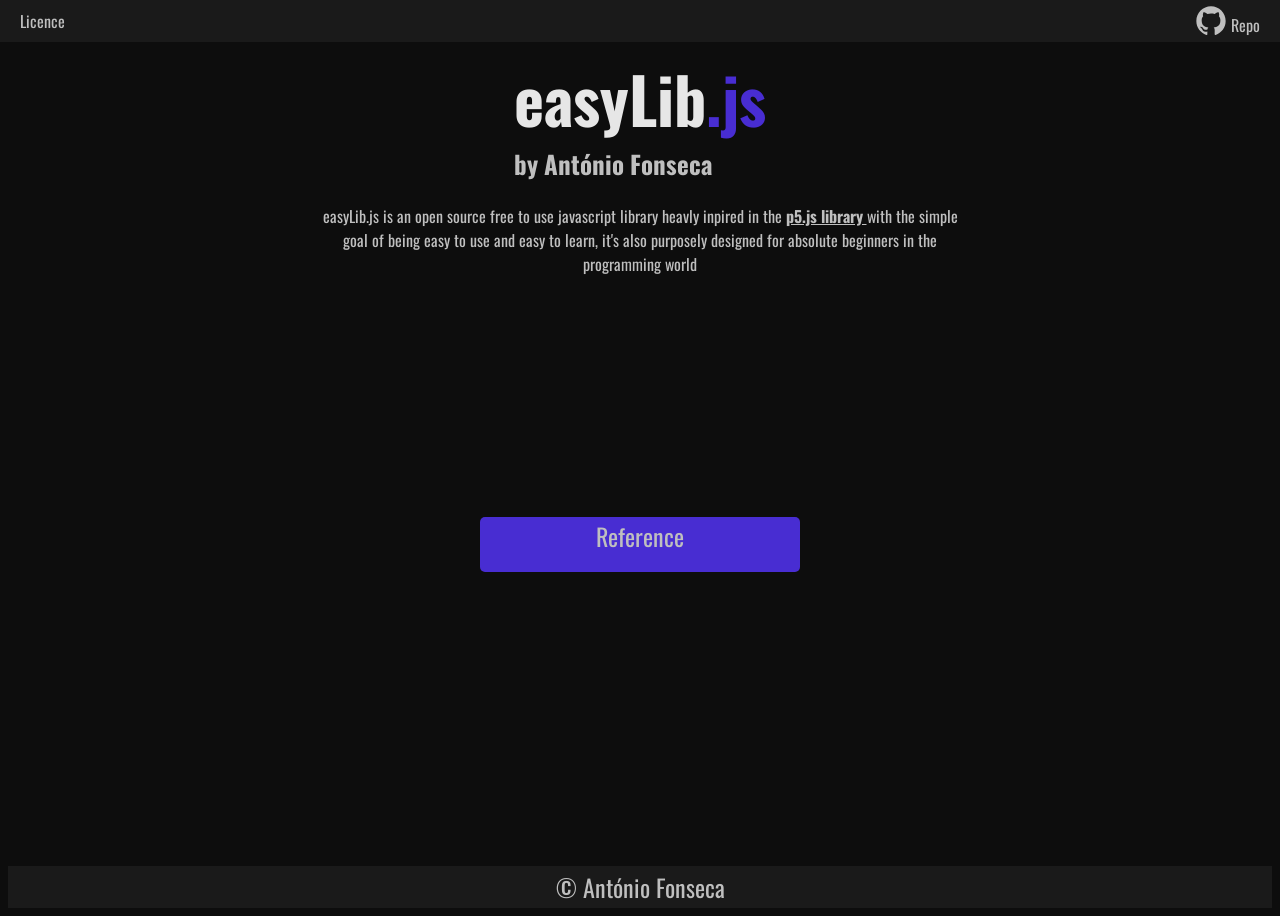
<file: index.html>
<!DOCTYPE html>
<html lang="en">
<head>
  <meta charset="UTF-8">
  <meta name="viewport" content="width=device-width, initial-scale=1.0">
  <title>easyLib.js</title>
  <link rel="stylesheet" href="style.css">
  
</head>
<body id="indexbody">
  <div class="top">
    <a href="https://github.com/AntonioRafaelFonseca/easyLib.js/blob/main/LICENCE">Licence</a>
    <div class="github">
      <svg aria-hidden="true" focusable="false" class="octicon octicon-mark-github" viewBox="0 0 24 24" width="32" height="32" fill="currentColor" display="inline-block" overflow="visible" style="vertical-align:text-bottom">
        <path d="M12 1C5.923 1 1 5.923 1 12c0 4.867 3.149 8.979 7.521 10.436.55.096.756-.233.756-.522 0-.262-.013-1.128-.013-2.049-2.764.509-3.479-.674-3.699-1.292-.124-.317-.66-1.293-1.127-1.554-.385-.207-.936-.715-.014-.729.866-.014 1.485.797 1.691 1.128.99 1.663 2.571 1.196 3.204.907.096-.715.385-1.196.701-1.471-2.448-.275-5.005-1.224-5.005-5.432 0-1.196.426-2.186 1.128-2.956-.111-.275-.496-1.402.11-2.915 0 0 .921-.288 3.024 1.128a10.193 10.193 0 0 1 2.75-.371c.936 0 1.871.123 2.75.371 2.104-1.43 3.025-1.128 3.025-1.128.605 1.513.221 2.64.111 2.915.701.77 1.127 1.747 1.127 2.956 0 4.222-2.571 5.157-5.019 5.432.399.344.743 1.004.743 2.035 0 1.471-.014 2.654-.014 3.025 0 .289.206.632.756.522C19.851 20.979 23 16.854 23 12c0-6.077-4.922-11-11-11Z">
        </path>
      </svg>
      <a href="https://github.com/AntonioRafaelFonseca/easyLib.js">Repo</a>
    </div>
  </div>
  <div class="title">
    <h1 id="helloWorld">easyLib</h1>
    <h2 style="position: absolute; top: 6vh;">by Ant&oacute;nio Fonseca</h2>
  </div>
  <div class="main">
    
    <p>easyLib.js is an open source free to use javascript library heavly inpired in the <b><a href="https://p5js.org/">p5.js library </a></b>with the simple goal of being easy to use and easy to learn,
      it's also purposely designed for absolute beginners in the programming world
    </p>
    <button onclick="window.location.href = 'reference.html'">Reference</button>
  </div>
  <footer>&copy; Ant&oacute;nio Fonseca</footer>
</body>
</html>

<!-- help me add in the text and the code(text in <p> and code in <code>) -->
</file>
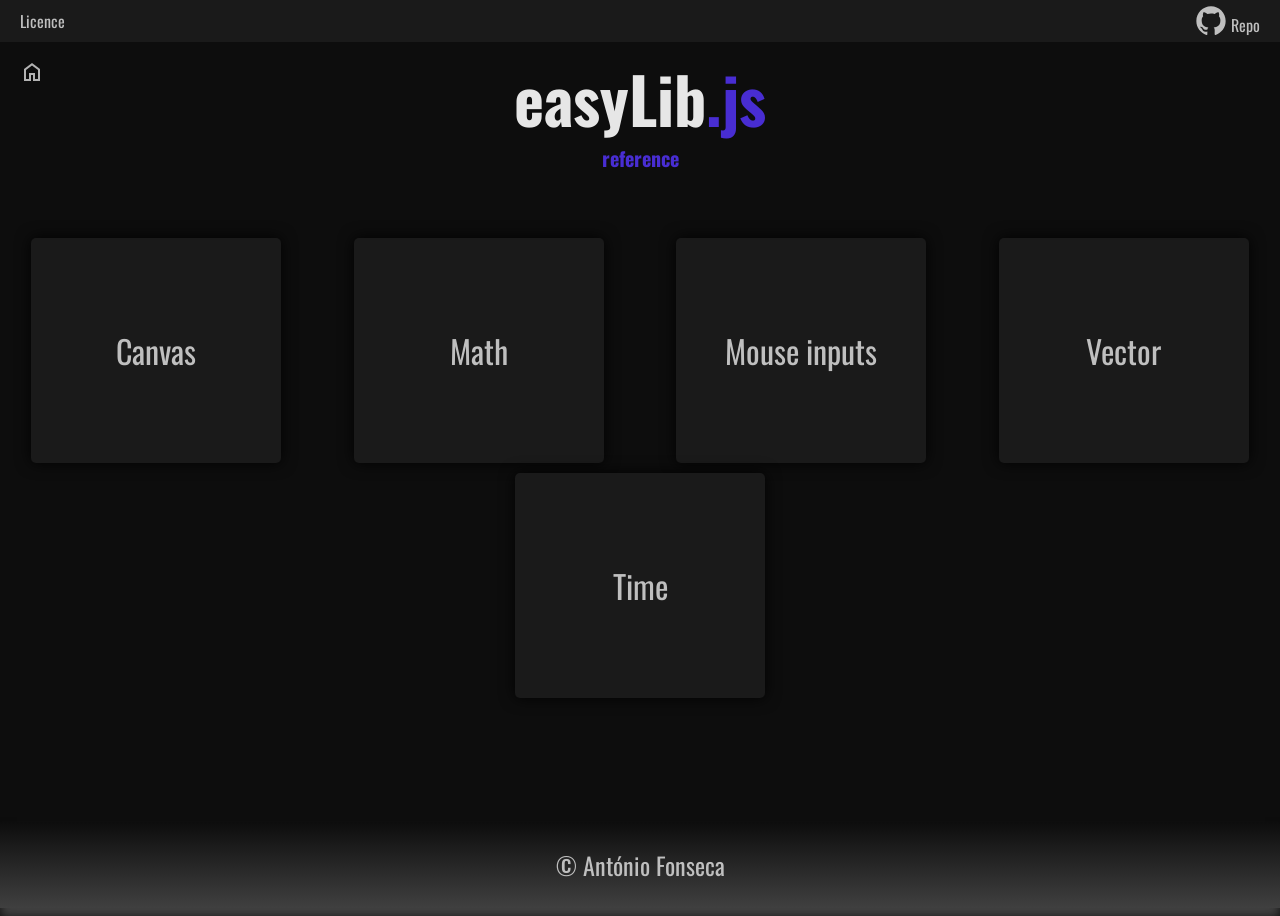
<file: reference.html>
<!DOCTYPE html>
<html lang="en">
<head>
  <meta charset="UTF-8">
  <meta name="viewport" content="width=device-width, initial-scale=1.0">
  <title>Reference - easyLib.js</title>
  <link rel="stylesheet" href="style.css">
</head>
<body>
  <div class="menu">
    <a href="index.html"><svg xmlns="http://www.w3.org/2000/svg" height="24px" viewBox="0 -960 960 960" width="24px" fill="var(--lll-dark)"><path d="M240-200h120v-240h240v240h120v-360L480-740 240-560v360Zm-80 80v-480l320-240 320 240v480H520v-240h-80v240H160Zm320-350Z"/></svg></a>
  </div>
  <div class="top">
    <a href="https://github.com/AntonioRafaelFonseca/easyLib.js/blob/main/LICENCE">Licence</a>
    <div class="github">
      <svg aria-hidden="true" focusable="false" class="octicon octicon-mark-github" viewBox="0 0 24 24" width="32" height="32" fill="currentColor" display="inline-block" overflow="visible" style="vertical-align:text-bottom">
        <path d="M12 1C5.923 1 1 5.923 1 12c0 4.867 3.149 8.979 7.521 10.436.55.096.756-.233.756-.522 0-.262-.013-1.128-.013-2.049-2.764.509-3.479-.674-3.699-1.292-.124-.317-.66-1.293-1.127-1.554-.385-.207-.936-.715-.014-.729.866-.014 1.485.797 1.691 1.128.99 1.663 2.571 1.196 3.204.907.096-.715.385-1.196.701-1.471-2.448-.275-5.005-1.224-5.005-5.432 0-1.196.426-2.186 1.128-2.956-.111-.275-.496-1.402.11-2.915 0 0 .921-.288 3.024 1.128a10.193 10.193 0 0 1 2.75-.371c.936 0 1.871.123 2.75.371 2.104-1.43 3.025-1.128 3.025-1.128.605 1.513.221 2.64.111 2.915.701.77 1.127 1.747 1.127 2.956 0 4.222-2.571 5.157-5.019 5.432.399.344.743 1.004.743 2.035 0 1.471-.014 2.654-.014 3.025 0 .289.206.632.756.522C19.851 20.979 23 16.854 23 12c0-6.077-4.922-11-11-11Z">
        </path>
      </svg>
      <a href="https://github.com/AntonioRafaelFonseca/easyLib.js">Repo</a>
    </div>
  </div>
  <div class="mainVector">

    <div class="main">
      <div class="title">
        <h1 class="lib-title">easyLib</h1> 
        <h3>reference</h3>
      </div>
      <div class="options">
        <a href="refs/canvas.html">Canvas</a>
        <a href="refs/math.html">Math</a>
        <a href="refs/mouse.html">Mouse inputs</a>
        <a href="refs/vector.html">Vector</a>
        <a href="refs/time.html">Time</a>
      </div>
    </div>
    <footer>&copy; Ant&oacute;nio Fonseca</footer>
  </div>
  <script src="refs/index.js"></script>
</body>
</html>
</file>
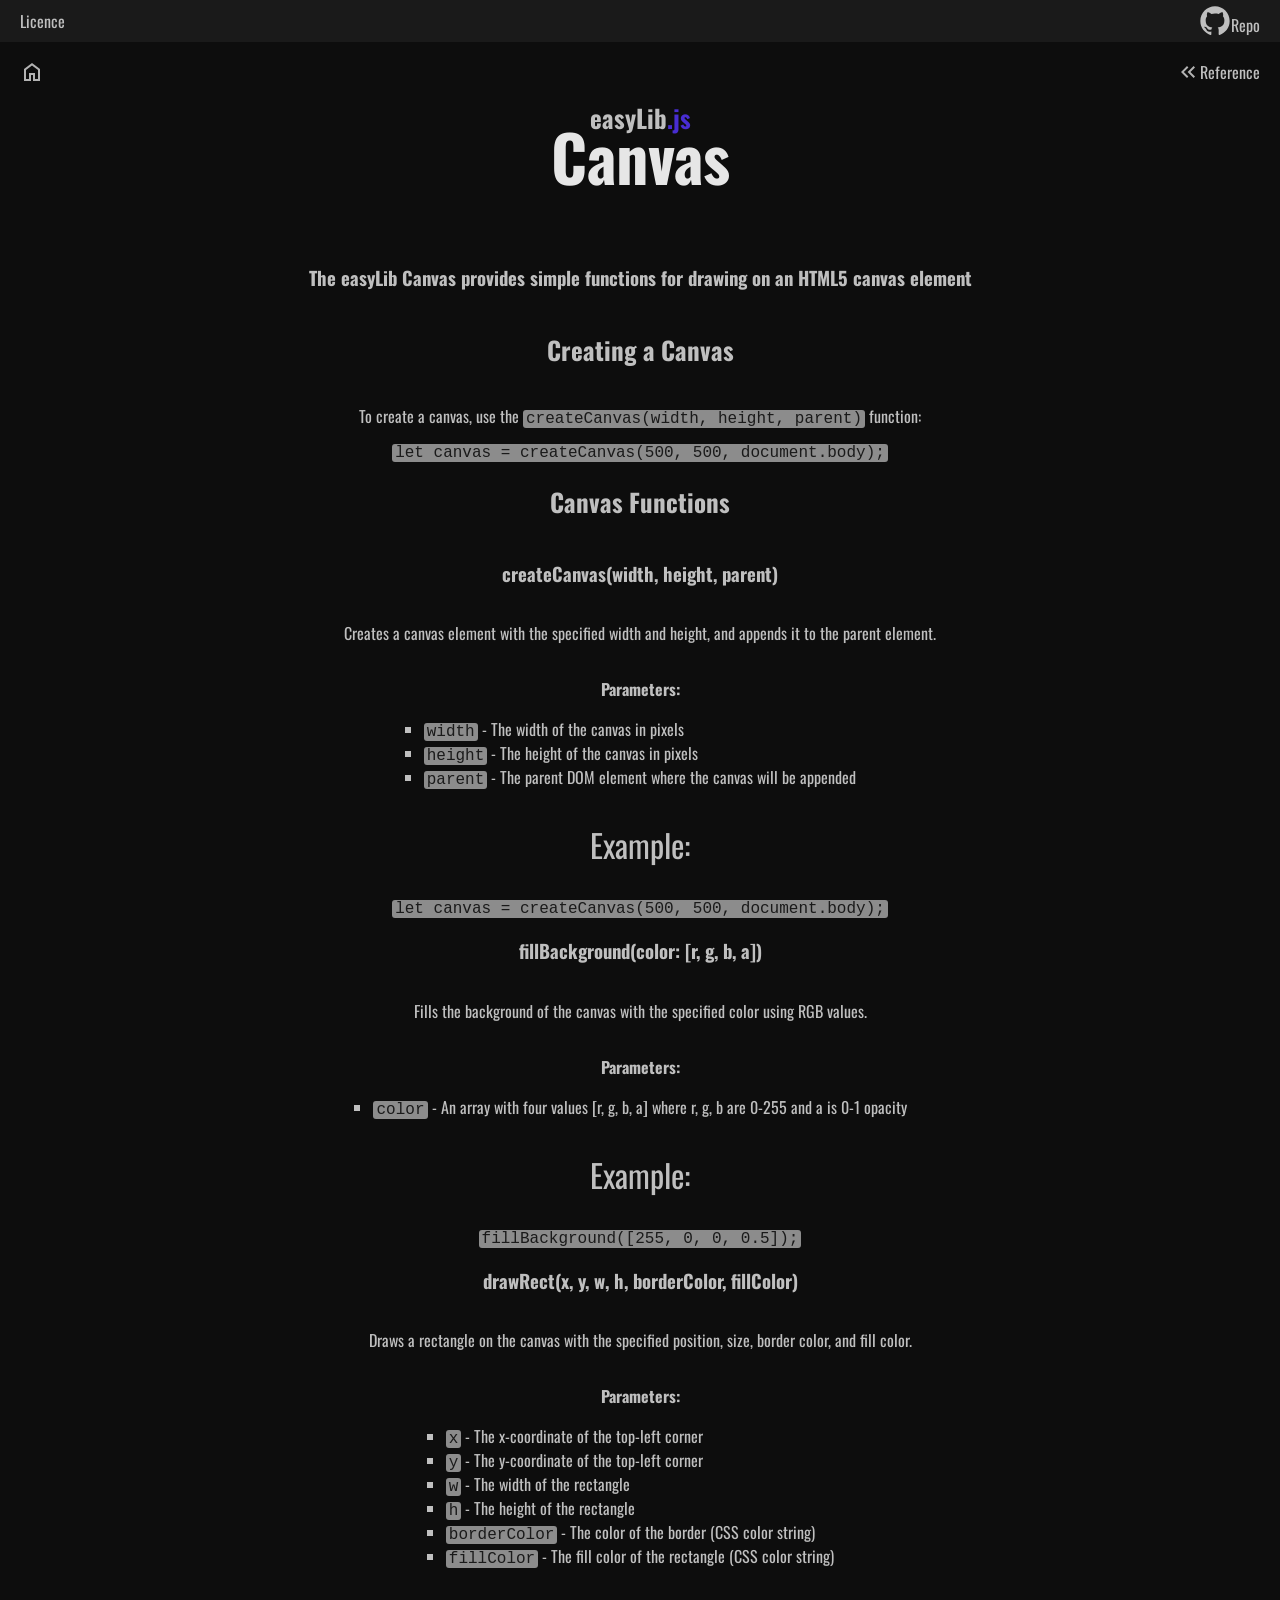
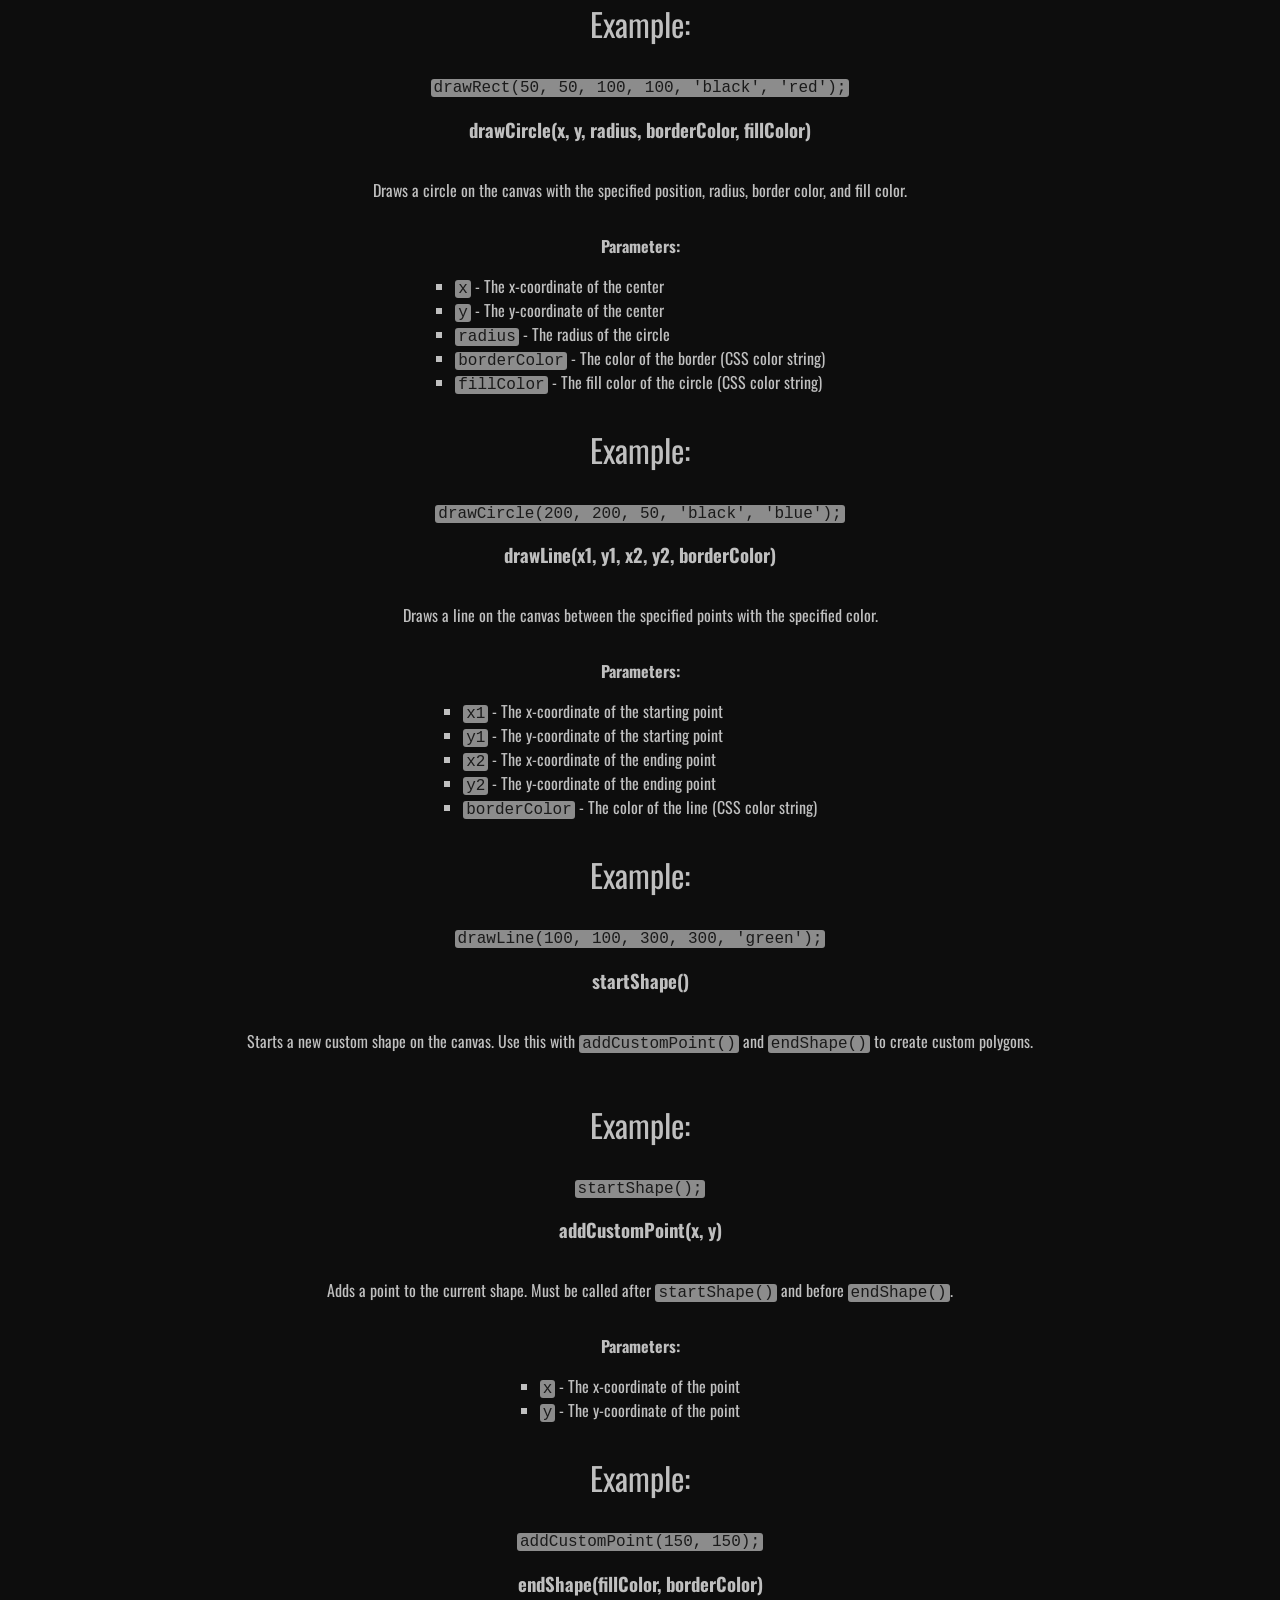
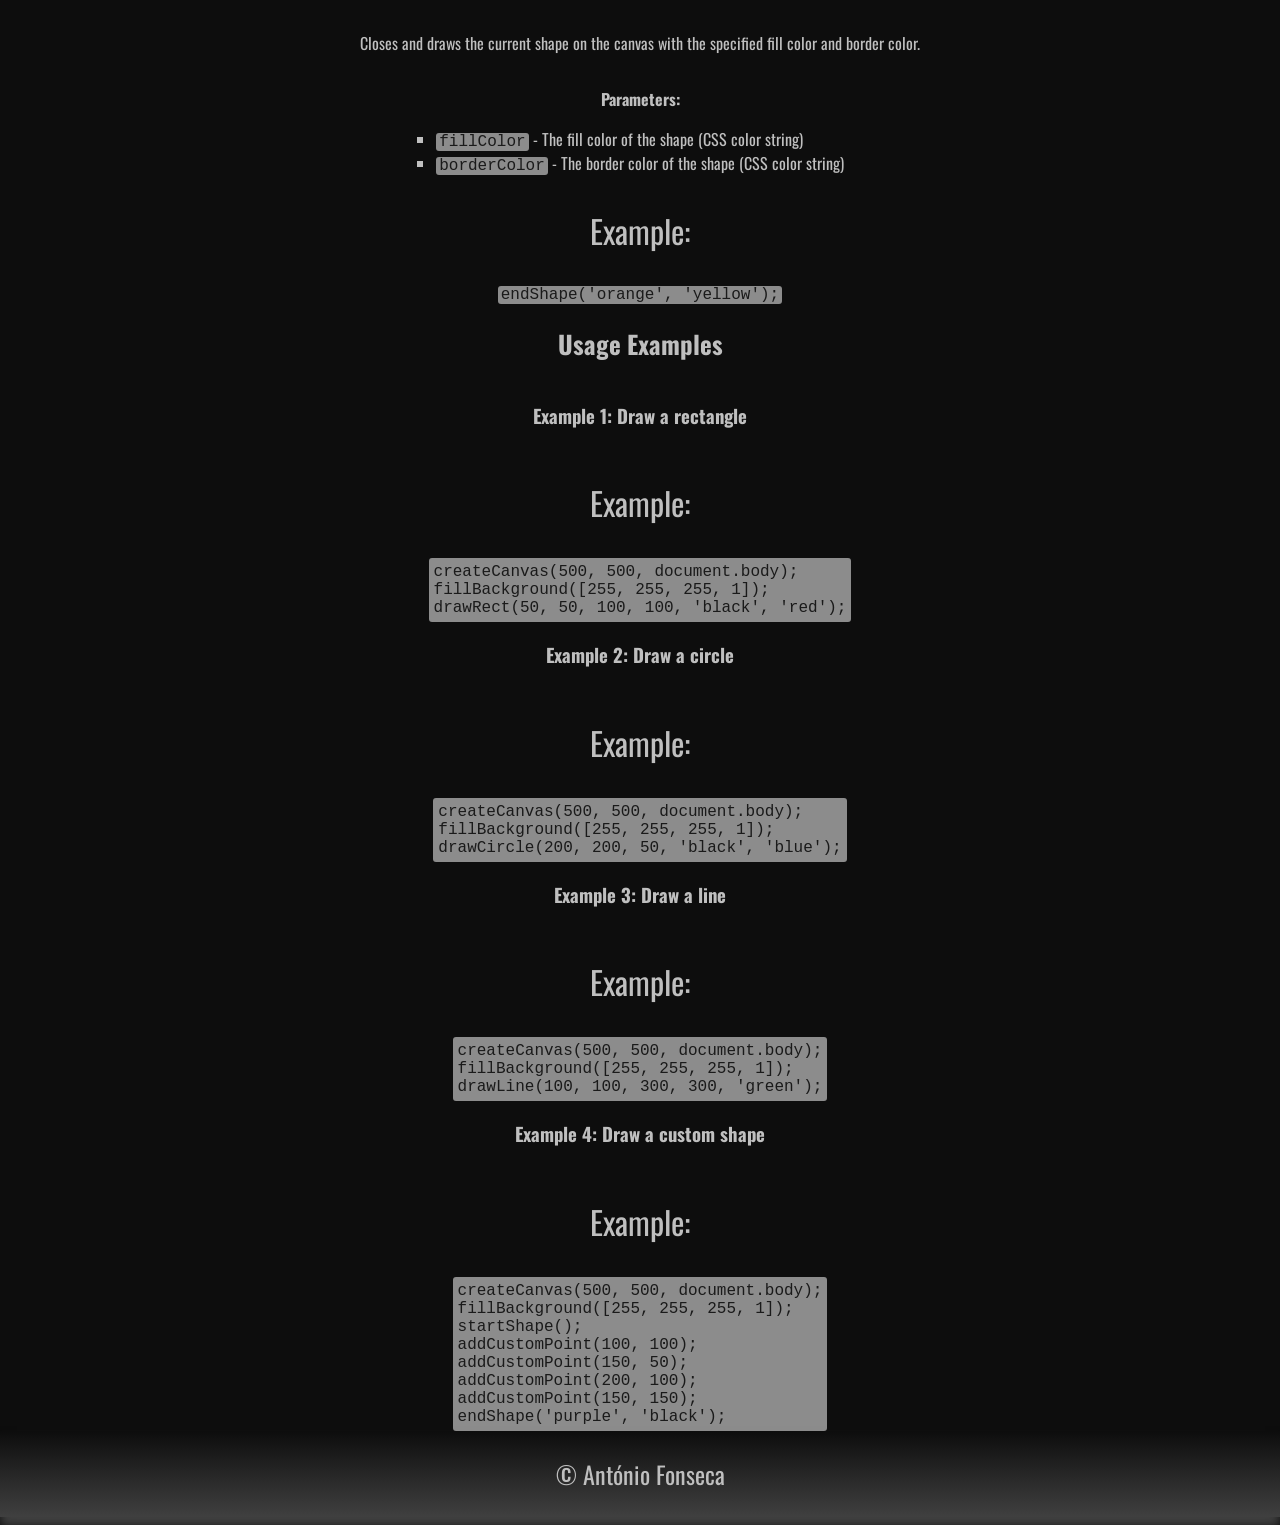
<file: refs/canvas.html>
<!DOCTYPE html>
<html lang="en">
<head>
  <meta charset="UTF-8">
  <meta name="viewport" content="width=device-width, initial-scale=1.0">
  <title>Canvas - easyLib.js</title>
  <link rel="stylesheet" href="../style.css">
  <style>
    canvas {
      border: 1px solid var(--lll-dark);
      margin: 20px 0;
      background-color: var(--xx-dark);
    }
  </style>
</head>
<body>
  <div class="menu">
    <a href="../index.html"><svg xmlns="http://www.w3.org/2000/svg" height="24px" viewBox="0 -960 960 960" width="24px" fill="var(--lll-dark)"><path d="M240-200h120v-240h240v240h120v-360L480-740 240-560v360Zm-80 80v-480l320-240 320 240v480H520v-240h-80v240H160Zm320-350Z"/></svg></a>
    <a href="../reference.html"><svg xmlns="http://www.w3.org/2000/svg" height="24px" viewBox="0 -960 960 960" width="24px" fill="var(--lll-dark)"><path d="M440-240 200-480l240-240 56 56-183 184 183 184-56 56Zm264 0L464-480l240-240 56 56-183 184 183 184-56 56Z"/></svg>Reference</a>
  </div>
  <div class="top">
    <a href="https://github.com/AntonioRafaelFonseca/easyLib.js/blob/main/LICENCE">Licence</a>
    <div class="github">

      <a href="https://github.com/AntonioRafaelFonseca/easyLib.js">
        <svg aria-hidden="true" focusable="false" class="octicon octicon-mark-github" viewBox="0 0 24 24" width="32" height="32" fill="currentColor" display="inline-block" overflow="visible" style="vertical-align:text-bottom">
          <path d="M12 1C5.923 1 1 5.923 1 12c0 4.867 3.149 8.979 7.521 10.436.55.096.756-.233.756-.522 0-.262-.013-1.128-.013-2.049-2.764.509-3.479-.674-3.699-1.292-.124-.317-.66-1.293-1.127-1.554-.385-.207-.936-.715-.014-.729.866-.014 1.485.797 1.691 1.128.99 1.663 2.571 1.196 3.204.907.096-.715.385-1.196.701-1.471-2.448-.275-5.005-1.224-5.005-5.432 0-1.196.426-2.186 1.128-2.956-.111-.275-.496-1.402.11-2.915 0 0 .921-.288 3.024 1.128a10.193 10.193 0 0 1 2.75-.371c.936 0 1.871.123 2.75.371 2.104-1.43 3.025-1.128 3.025-1.128.605 1.513.221 2.64.111 2.915.701.77 1.127 1.747 1.127 2.956 0 4.222-2.571 5.157-5.019 5.432.399.344.743 1.004.743 2.035 0 1.471-.014 2.654-.014 3.025 0 .289.206.632.756.522C19.851 20.979 23 16.854 23 12c0-6.077-4.922-11-11-11Z">
          </path>
      </svg>Repo</a>
    </div>
  </div>
  <div class="mainVector">
    <div class="title">
      <h2 class="lib-title">easyLib</h2>
      <h1>Canvas</h1>
    </div>
    <h3>The easyLib Canvas provides simple functions for drawing on an HTML5 canvas element</h3>
    
    <h2>Creating a Canvas</h2>
    <p>To create a canvas, use the <code>createCanvas(width, height, parent)</code> function:</p>
    <code>let canvas = createCanvas(500, 500, document.body);</code>
    
    <h2>Canvas Functions</h2>
    
    <h3>createCanvas(width, height, parent)</h3>
    <p>Creates a canvas element with the specified width and height, and appends it to the parent element.</p>
    <p><strong>Parameters:</strong></p>
    <ul>
      <li><code>width</code> - The width of the canvas in pixels</li>
      <li><code>height</code> - The height of the canvas in pixels</li>
      <li><code>parent</code> - The parent DOM element where the canvas will be appended</li>
    </ul>
    <p>Example:</p>
    <code>let canvas = createCanvas(500, 500, document.body);</code>
    
    <h3>fillBackground(color: [r, g, b, a])</h3>
    <p>Fills the background of the canvas with the specified color using RGB values.</p>
    <p><strong>Parameters:</strong></p>
    <ul>
      <li><code>color</code> - An array with four values [r, g, b, a] where r, g, b are 0-255 and a is 0-1 opacity</li>
    </ul>
    <p>Example:</p>
    <code>fillBackground([255, 0, 0, 0.5]);</code>
    
    <h3>drawRect(x, y, w, h, borderColor, fillColor)</h3>
    <p>Draws a rectangle on the canvas with the specified position, size, border color, and fill color.</p>
    <p><strong>Parameters:</strong></p>
    <ul>
      <li><code>x</code> - The x-coordinate of the top-left corner</li>
      <li><code>y</code> - The y-coordinate of the top-left corner</li>
      <li><code>w</code> - The width of the rectangle</li>
      <li><code>h</code> - The height of the rectangle</li>
      <li><code>borderColor</code> - The color of the border (CSS color string)</li>
      <li><code>fillColor</code> - The fill color of the rectangle (CSS color string)</li>
    </ul>
    <p>Example:</p>
    <code>drawRect(50, 50, 100, 100, 'black', 'red');</code>
    
    <h3>drawCircle(x, y, radius, borderColor, fillColor)</h3>
    <p>Draws a circle on the canvas with the specified position, radius, border color, and fill color.</p>
    <p><strong>Parameters:</strong></p>
    <ul>
      <li><code>x</code> - The x-coordinate of the center</li>
      <li><code>y</code> - The y-coordinate of the center</li>
      <li><code>radius</code> - The radius of the circle</li>
      <li><code>borderColor</code> - The color of the border (CSS color string)</li>
      <li><code>fillColor</code> - The fill color of the circle (CSS color string)</li>
    </ul>
    <p>Example:</p>
    <code>drawCircle(200, 200, 50, 'black', 'blue');</code>
    
    <h3>drawLine(x1, y1, x2, y2, borderColor)</h3>
    <p>Draws a line on the canvas between the specified points with the specified color.</p>
    <p><strong>Parameters:</strong></p>
    <ul>
      <li><code>x1</code> - The x-coordinate of the starting point</li>
      <li><code>y1</code> - The y-coordinate of the starting point</li>
      <li><code>x2</code> - The x-coordinate of the ending point</li>
      <li><code>y2</code> - The y-coordinate of the ending point</li>
      <li><code>borderColor</code> - The color of the line (CSS color string)</li>
    </ul>
    <p>Example:</p>
    <code>drawLine(100, 100, 300, 300, 'green');</code>
    
    <h3>startShape()</h3>
    <p>Starts a new custom shape on the canvas. Use this with <code>addCustomPoint()</code> and <code>endShape()</code> to create custom polygons.</p>
    <p>Example:</p>
    <code>startShape();</code>
    
    <h3>addCustomPoint(x, y)</h3>
    <p>Adds a point to the current shape. Must be called after <code>startShape()</code> and before <code>endShape()</code>.</p>
    <p><strong>Parameters:</strong></p>
    <ul>
      <li><code>x</code> - The x-coordinate of the point</li>
      <li><code>y</code> - The y-coordinate of the point</li>
    </ul>
    <p>Example:</p>
    <code>addCustomPoint(150, 150);</code>
    
    <h3>endShape(fillColor, borderColor)</h3>
    <p>Closes and draws the current shape on the canvas with the specified fill color and border color.</p>
    <p><strong>Parameters:</strong></p>
    <ul>
      <li><code>fillColor</code> - The fill color of the shape (CSS color string)</li>
      <li><code>borderColor</code> - The border color of the shape (CSS color string)</li>
    </ul>
    <p>Example:</p>
    <code>endShape('orange', 'yellow');</code>
    
    <h2>Usage Examples</h2>
    
    <h3>Example 1: Draw a rectangle</h3>
    <p>Example:</p>
    <pre>createCanvas(500, 500, document.body);
fillBackground([255, 255, 255, 1]);
drawRect(50, 50, 100, 100, 'black', 'red');</pre>
    
    <h3>Example 2: Draw a circle</h3>
    <p>Example:</p>
    <pre>createCanvas(500, 500, document.body);
fillBackground([255, 255, 255, 1]);
drawCircle(200, 200, 50, 'black', 'blue');</pre>
    
    <h3>Example 3: Draw a line</h3>
    <p>Example:</p>
    <pre>createCanvas(500, 500, document.body);
fillBackground([255, 255, 255, 1]);
drawLine(100, 100, 300, 300, 'green');</pre>
    
    <h3>Example 4: Draw a custom shape</h3>
    <p>Example:</p>
    <pre>createCanvas(500, 500, document.body);
fillBackground([255, 255, 255, 1]);
startShape();
addCustomPoint(100, 100);
addCustomPoint(150, 50);
addCustomPoint(200, 100);
addCustomPoint(150, 150);
endShape('purple', 'black');</pre>
    
    <footer>&copy; António Fonseca</footer>
  </div>
  <script src="index.js"></script>
</body>
</html>
</file>
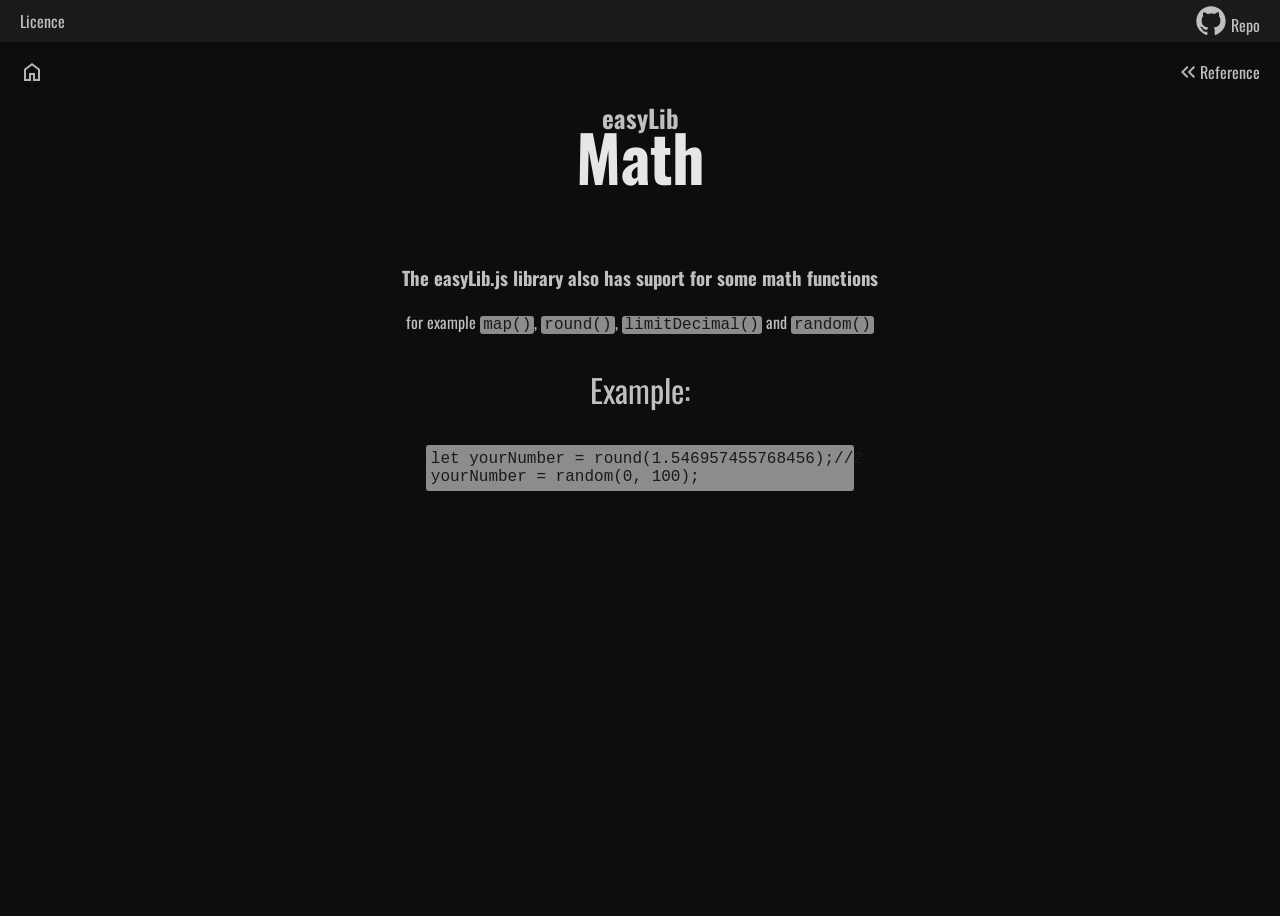
<file: refs/math.html>
<!DOCTYPE html>
<html lang="en">
<head>
  <meta charset="UTF-8">
  <meta name="viewport" content="width=device-width, initial-scale=1.0">
  <title>Math - easyLib.js</title>
  <link rel="stylesheet" href="../style.css">
</head>
<body>
  <div class="menu">
    <a href="../index.html" ><svg xmlns="http://www.w3.org/2000/svg" height="24px" viewBox="0 -960 960 960" width="24px" fill="var(--lll-dark)"><path d="M240-200h120v-240h240v240h120v-360L480-740 240-560v360Zm-80 80v-480l320-240 320 240v480H520v-240h-80v240H160Zm320-350Z"/></svg></a>
    <a href="../reference.html"><svg xmlns="http://www.w3.org/2000/svg" height="24px" viewBox="0 -960 960 960" width="24px" fill="var(--lll-dark)"><path d="M440-240 200-480l240-240 56 56-183 184 183 184-56 56Zm264 0L464-480l240-240 56 56-183 184 183 184-56 56Z"/></svg>Reference</a>
  </div>
  <div class="top">
    <a href="https://github.com/AntonioRafaelFonseca/easyLib.js/blob/main/LICENCE">Licence</a>
    <div class="github">
      <svg aria-hidden="true" focusable="false" class="octicon octicon-mark-github" viewBox="0 0 24 24" width="32" height="32" fill="currentColor" display="inline-block" overflow="visible" style="vertical-align:text-bottom">
        <path d="M12 1C5.923 1 1 5.923 1 12c0 4.867 3.149 8.979 7.521 10.436.55.096.756-.233.756-.522 0-.262-.013-1.128-.013-2.049-2.764.509-3.479-.674-3.699-1.292-.124-.317-.66-1.293-1.127-1.554-.385-.207-.936-.715-.014-.729.866-.014 1.485.797 1.691 1.128.99 1.663 2.571 1.196 3.204.907.096-.715.385-1.196.701-1.471-2.448-.275-5.005-1.224-5.005-5.432 0-1.196.426-2.186 1.128-2.956-.111-.275-.496-1.402.11-2.915 0 0 .921-.288 3.024 1.128a10.193 10.193 0 0 1 2.75-.371c.936 0 1.871.123 2.75.371 2.104-1.43 3.025-1.128 3.025-1.128.605 1.513.221 2.64.111 2.915.701.77 1.127 1.747 1.127 2.956 0 4.222-2.571 5.157-5.019 5.432.399.344.743 1.004.743 2.035 0 1.471-.014 2.654-.014 3.025 0 .289.206.632.756.522C19.851 20.979 23 16.854 23 12c0-6.077-4.922-11-11-11Z">
        </path>
      </svg>
      <a href="https://github.com/AntonioRafaelFonseca/easyLib.js">Repo</a>
    </div>
  </div>
  <div class="title">
    <h2>easyLib</h2>
    <h1>Math</h1>
  </div>
  <div class="mainMath">
    <h3>The easyLib.js library also has suport for some math functions</h3>
    <p>for example <code>map()</code>, <code>round()</code>, <code>limitDecimal()</code> and <code>random()</code></p>
    <p>Example:</p>
<pre>let yourNumber = round(1.546957455768456);//2
yourNumber = random(0, 100);</pre>
  </div>
  <script src="index.js"></script>
</body>
</html>
</file>
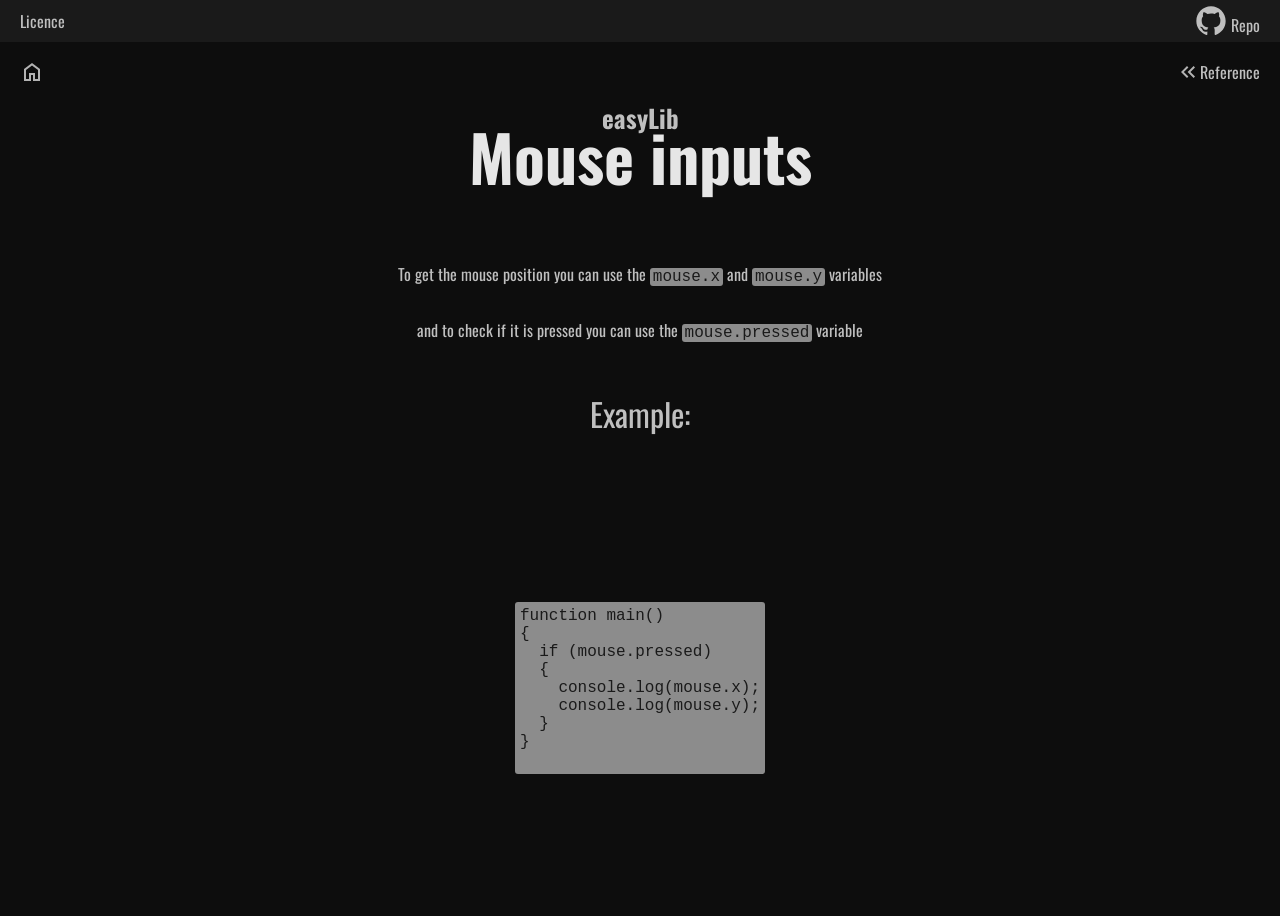
<file: refs/mouse.html>
<!DOCTYPE html>
<html lang="en">
<head>
  <meta charset="UTF-8">
  <meta name="viewport" content="width=device-width, initial-scale=1.0">
  <title>Mouse inputs - easyLib.js</title>
  <link rel="stylesheet" href="../style.css">
</head>
<body>
  <div class="menu">
    <a href="../index.html" ><svg xmlns="http://www.w3.org/2000/svg" height="24px" viewBox="0 -960 960 960" width="24px" fill="var(--lll-dark)"><path d="M240-200h120v-240h240v240h120v-360L480-740 240-560v360Zm-80 80v-480l320-240 320 240v480H520v-240h-80v240H160Zm320-350Z"/></svg></a>
    <a href="../reference.html"><svg xmlns="http://www.w3.org/2000/svg" height="24px" viewBox="0 -960 960 960" width="24px" fill="var(--lll-dark)"><path d="M440-240 200-480l240-240 56 56-183 184 183 184-56 56Zm264 0L464-480l240-240 56 56-183 184 183 184-56 56Z"/></svg>Reference</a>
  </div>
  <div class="top">
    <a href="https://github.com/AntonioRafaelFonseca/easyLib.js/blob/main/LICENCE">Licence</a>
    <div class="github">
      <svg aria-hidden="true" focusable="false" class="octicon octicon-mark-github" viewBox="0 0 24 24" width="32" height="32" fill="currentColor" display="inline-block" overflow="visible" style="vertical-align:text-bottom">
        <path d="M12 1C5.923 1 1 5.923 1 12c0 4.867 3.149 8.979 7.521 10.436.55.096.756-.233.756-.522 0-.262-.013-1.128-.013-2.049-2.764.509-3.479-.674-3.699-1.292-.124-.317-.66-1.293-1.127-1.554-.385-.207-.936-.715-.014-.729.866-.014 1.485.797 1.691 1.128.99 1.663 2.571 1.196 3.204.907.096-.715.385-1.196.701-1.471-2.448-.275-5.005-1.224-5.005-5.432 0-1.196.426-2.186 1.128-2.956-.111-.275-.496-1.402.11-2.915 0 0 .921-.288 3.024 1.128a10.193 10.193 0 0 1 2.75-.371c.936 0 1.871.123 2.75.371 2.104-1.43 3.025-1.128 3.025-1.128.605 1.513.221 2.64.111 2.915.701.77 1.127 1.747 1.127 2.956 0 4.222-2.571 5.157-5.019 5.432.399.344.743 1.004.743 2.035 0 1.471-.014 2.654-.014 3.025 0 .289.206.632.756.522C19.851 20.979 23 16.854 23 12c0-6.077-4.922-11-11-11Z">
        </path>
      </svg>
      <a href="https://github.com/AntonioRafaelFonseca/easyLib.js">Repo</a>
    </div>
  </div>
  <div class="title">
    <h2>easyLib</h2>
    <h1>Mouse inputs</h1>
  </div>
  <div class="mainMouse">
    <p>To get the mouse position you can use the <code>mouse.x</code> and <code>mouse.y</code> variables</p>
    <p>and to check if it is pressed you can use the <code>mouse.pressed</code> variable</p>
    <p>Example:</p>
    <pre>function main()
{
  if (mouse.pressed)
  {
    console.log(mouse.x);
    console.log(mouse.y);
  }
}
    </pre>
  </div>
  <script src="index.js"></script>
</body>
</html>
</file>
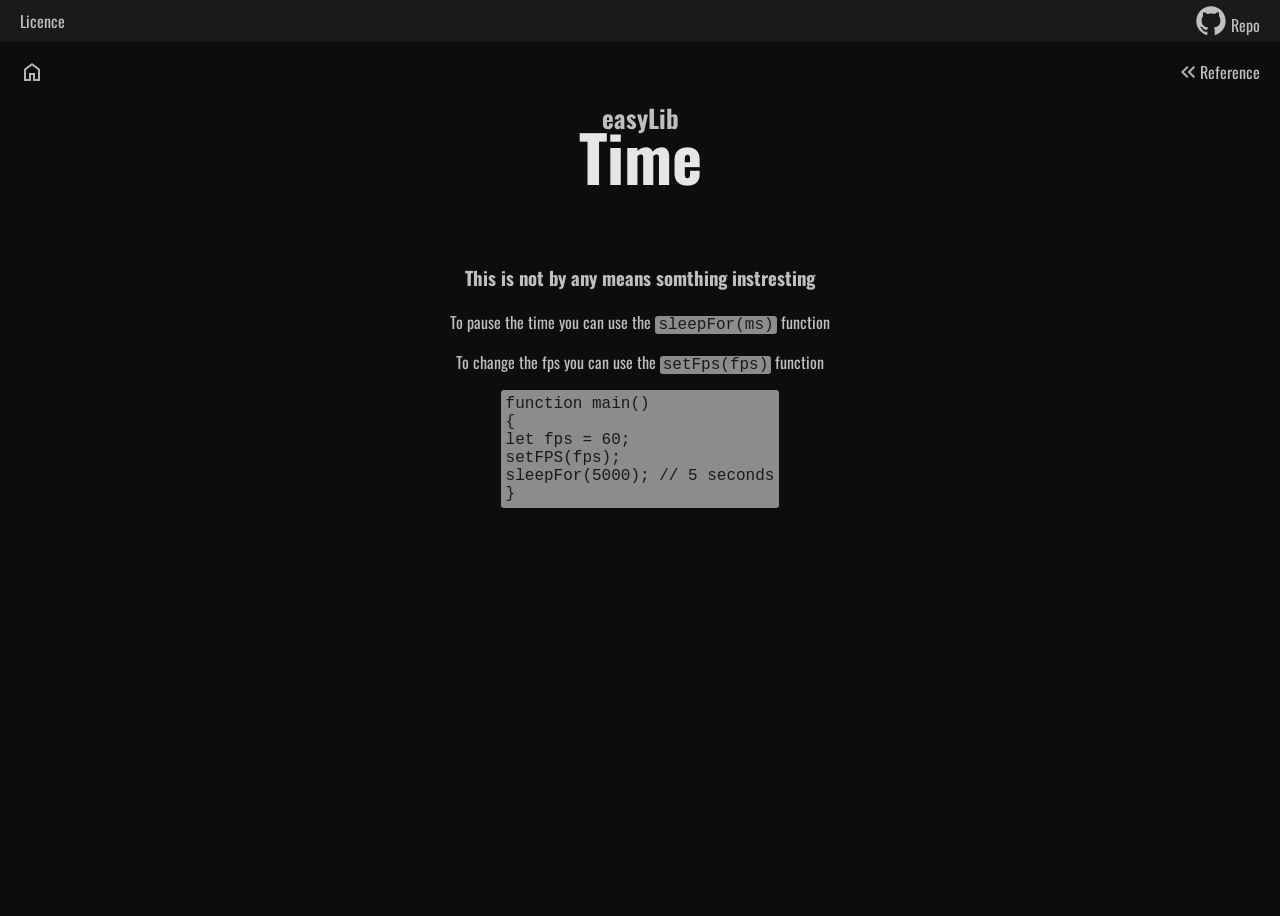
<file: refs/time.html>
<!DOCTYPE html>
<html lang="en">
<head>
  <meta charset="UTF-8">
  <meta name="viewport" content="width=device-width, initial-scale=1.0">
  <title>Time - easyLib.js</title>
  <link rel="stylesheet" href="../style.css">
</head>
<body>
  <div class="menu">
    <a href="../index.html" ><svg xmlns="http://www.w3.org/2000/svg" height="24px" viewBox="0 -960 960 960" width="24px" fill="var(--lll-dark)"><path d="M240-200h120v-240h240v240h120v-360L480-740 240-560v360Zm-80 80v-480l320-240 320 240v480H520v-240h-80v240H160Zm320-350Z"/></svg></a>
    <a href="../reference.html"><svg xmlns="http://www.w3.org/2000/svg" height="24px" viewBox="0 -960 960 960" width="24px" fill="var(--lll-dark)"><path d="M440-240 200-480l240-240 56 56-183 184 183 184-56 56Zm264 0L464-480l240-240 56 56-183 184 183 184-56 56Z"/></svg>Reference</a>
  </div>
  <div class="top">
    <a href="https://github.com/AntonioRafaelFonseca/easyLib.js/blob/main/LICENCE">Licence</a>
    <div class="github">
      <svg aria-hidden="true" focusable="false" class="octicon octicon-mark-github" viewBox="0 0 24 24" width="32" height="32" fill="currentColor" display="inline-block" overflow="visible" style="vertical-align:text-bottom">
        <path d="M12 1C5.923 1 1 5.923 1 12c0 4.867 3.149 8.979 7.521 10.436.55.096.756-.233.756-.522 0-.262-.013-1.128-.013-2.049-2.764.509-3.479-.674-3.699-1.292-.124-.317-.66-1.293-1.127-1.554-.385-.207-.936-.715-.014-.729.866-.014 1.485.797 1.691 1.128.99 1.663 2.571 1.196 3.204.907.096-.715.385-1.196.701-1.471-2.448-.275-5.005-1.224-5.005-5.432 0-1.196.426-2.186 1.128-2.956-.111-.275-.496-1.402.11-2.915 0 0 .921-.288 3.024 1.128a10.193 10.193 0 0 1 2.75-.371c.936 0 1.871.123 2.75.371 2.104-1.43 3.025-1.128 3.025-1.128.605 1.513.221 2.64.111 2.915.701.77 1.127 1.747 1.127 2.956 0 4.222-2.571 5.157-5.019 5.432.399.344.743 1.004.743 2.035 0 1.471-.014 2.654-.014 3.025 0 .289.206.632.756.522C19.851 20.979 23 16.854 23 12c0-6.077-4.922-11-11-11Z">
        </path>
      </svg>
      <a href="https://github.com/AntonioRafaelFonseca/easyLib.js">Repo</a>
    </div>
  </div>
  <div class="title">
    <h2>easyLib</h2>
    <h1>Time</h1>
  </div>
  <div class="maintime">
    <h3>This is not by any means somthing instresting</h3>
    <p>To pause the time you can use the <code>sleepFor(ms)</code> function</p>
    <p>To change the fps you can use the <code>setFps(fps)</code> function</p>
    <pre>function main() 
{
let fps = 60;
setFPS(fps);
sleepFor(5000); // 5 seconds
}</pre>
  </div>
  <script src="index.js"></script>
</body>
</html>
</file>
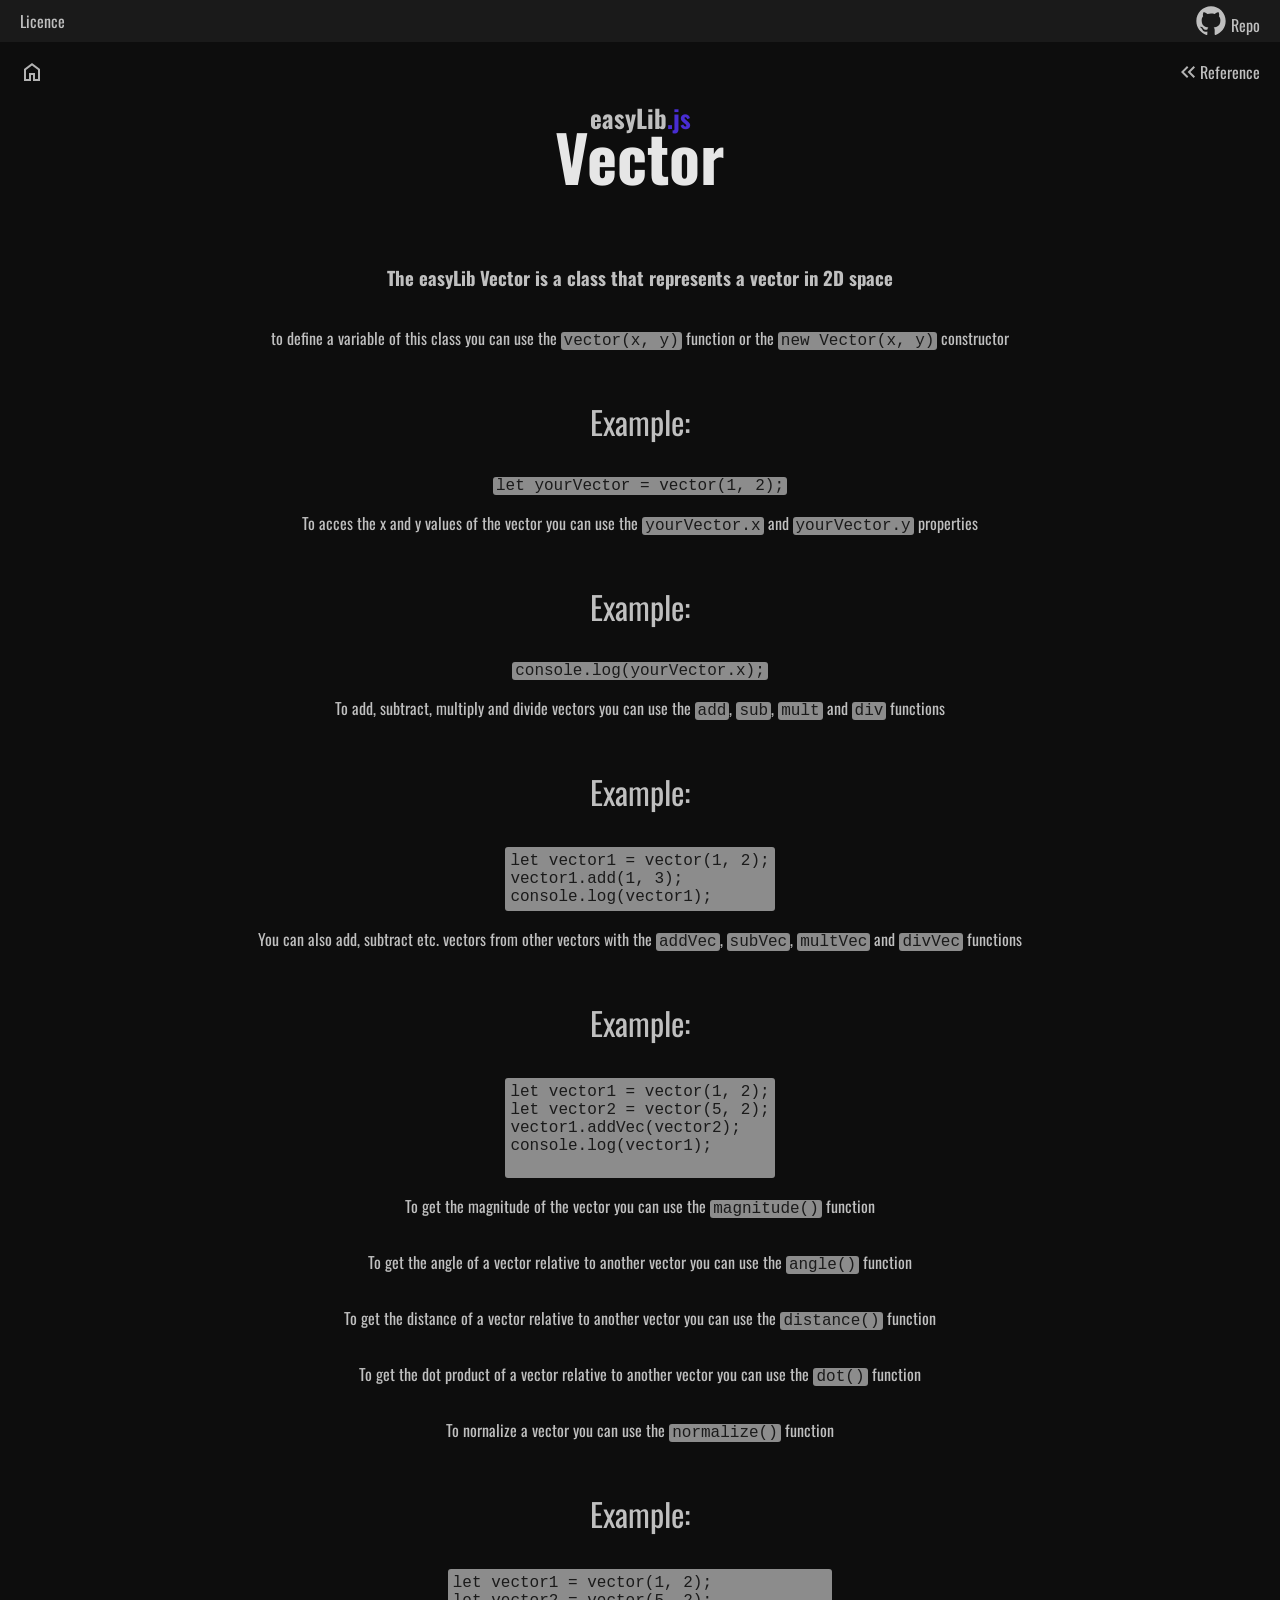
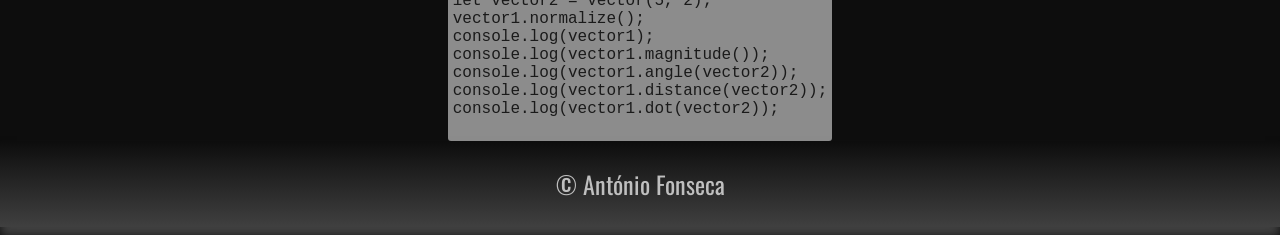
<file: refs/vector.html>
<!DOCTYPE html>
<html lang="en">
<head>
  <meta charset="UTF-8">
  <meta name="viewport" content="width=device-width, initial-scale=1.0">
  <title>Vector - easyLib.js</title>
  <link rel="stylesheet" href="../style.css">
</head>
<body>
  <div class="menu">
    <a href="../index.html" ><svg xmlns="http://www.w3.org/2000/svg" height="24px" viewBox="0 -960 960 960" width="24px" fill="var(--lll-dark)"><path d="M240-200h120v-240h240v240h120v-360L480-740 240-560v360Zm-80 80v-480l320-240 320 240v480H520v-240h-80v240H160Zm320-350Z"/></svg></a>
    <a href="../reference.html"><svg xmlns="http://www.w3.org/2000/svg" height="24px" viewBox="0 -960 960 960" width="24px" fill="var(--lll-dark)"><path d="M440-240 200-480l240-240 56 56-183 184 183 184-56 56Zm264 0L464-480l240-240 56 56-183 184 183 184-56 56Z"/></svg>Reference</a>
  </div>
  <div class="top">
    <a href="https://github.com/AntonioRafaelFonseca/easyLib.js/blob/main/LICENCE">Licence</a>
    <div class="github">
      <svg aria-hidden="true" focusable="false" class="octicon octicon-mark-github" viewBox="0 0 24 24" width="32" height="32" fill="currentColor" display="inline-block" overflow="visible" style="vertical-align:text-bottom">
        <path d="M12 1C5.923 1 1 5.923 1 12c0 4.867 3.149 8.979 7.521 10.436.55.096.756-.233.756-.522 0-.262-.013-1.128-.013-2.049-2.764.509-3.479-.674-3.699-1.292-.124-.317-.66-1.293-1.127-1.554-.385-.207-.936-.715-.014-.729.866-.014 1.485.797 1.691 1.128.99 1.663 2.571 1.196 3.204.907.096-.715.385-1.196.701-1.471-2.448-.275-5.005-1.224-5.005-5.432 0-1.196.426-2.186 1.128-2.956-.111-.275-.496-1.402.11-2.915 0 0 .921-.288 3.024 1.128a10.193 10.193 0 0 1 2.75-.371c.936 0 1.871.123 2.75.371 2.104-1.43 3.025-1.128 3.025-1.128.605 1.513.221 2.64.111 2.915.701.77 1.127 1.747 1.127 2.956 0 4.222-2.571 5.157-5.019 5.432.399.344.743 1.004.743 2.035 0 1.471-.014 2.654-.014 3.025 0 .289.206.632.756.522C19.851 20.979 23 16.854 23 12c0-6.077-4.922-11-11-11Z">
        </path>
      </svg>
      <a href="https://github.com/AntonioRafaelFonseca/easyLib.js">Repo</a>
    </div>
  </div>
  <div class="mainVector">
    <div class="title">
      <h2 class="lib-title">easyLib</h2>
      <h1>Vector</h1>
    </div>
    <h3>The easyLib Vector is a class that represents a vector in 2D space</h3>
    <p>to define a variable of this class you can use the <code>vector(x, y)</code> function or the <code>new Vector(x, y)</code> constructor</p>
    <p>Example:</p>
    <code>let yourVector = vector(1, 2);</code>
    <p>To acces the x and y values of the vector you can use the <code>yourVector.x</code> and <code>yourVector.y</code> properties</p>
    <p>Example:</p>
    <code>console.log(yourVector.x);</code>
    <p>To add, subtract, multiply and divide vectors you can use the <code>add</code>, <code>sub</code>, <code>mult</code> and <code>div</code> functions</p>
    <p>Example:</p>
    <pre>let vector1 = vector(1, 2);
vector1.add(1, 3);
console.log(vector1);</pre>
      <p>You can also add, subtract etc. vectors from other vectors with the <code>addVec</code>, <code>subVec</code>, <code>multVec</code> and <code>divVec</code> functions</p>
      <p>Example:</p>
      <pre>
let vector1 = vector(1, 2);
let vector2 = vector(5, 2);
vector1.addVec(vector2);
console.log(vector1);
      </pre>
      <p>To get the magnitude of the vector you can use the <code>magnitude()</code> function</p>
      <p>To get the angle of a vector relative to another vector you can use the <code>angle()</code> function</p>
      <p>To get the distance of a vector relative to another vector you can use the <code>distance()</code> function</p>
      <p>To get the dot product of a vector relative to another vector you can use the <code>dot()</code> function</p>
      <p>To nornalize a vector you can use the <code>normalize()</code> function</p>
      <p>Example:</p>
      <pre>
let vector1 = vector(1, 2);
let vector2 = vector(5, 2);
vector1.normalize();
console.log(vector1);
console.log(vector1.magnitude());
console.log(vector1.angle(vector2));
console.log(vector1.distance(vector2));
console.log(vector1.dot(vector2));
      </pre>
      <footer>&copy; Ant&oacute;nio Fonseca</footer>
    </div>
    <script src="index.js"></script>
</body>
</html>
</file>
<file: style.css>
@import url('https://fonts.googleapis.com/css2?family=Oswald:wght@200..700&family=Roboto:ital,wght@0,100..900;1,100..900&display=swap');

:root
{
  --bg-body: hsl(0, 0%, 5%);
  --xx-dark: hsl(0, 0%, 10%);
  --x-dark: hsl(0, 0%, 15%);
  --dark: hsl(0, 0%, 25%);
  --l-dark: hsl(0, 0%, 45%);
  --ll-dark: hsl(0, 0%, 55%);
  --lll-dark: hsl(0, 0%, 70%);

  --title: hsl(0, 0%, 90%);
  --text: hsl(0, 0%, 75%);
  
  --accent: hsl(250, 65%, 50%);
  --d-accent: hsl(250, 65%, 30%);
  --l-accent: hsl(250, 65%, 60%);
}

body
{
  background-color: var(--bg-body);
  overflow-x: hidden;
  display: flex;
  flex-direction: column;
  align-items: center;
  justify-content: flex-start;
  min-height: 100vh;
}

* {
  color: var(--text);
  font-family: 'Oswald';
  text-align: center;
  box-sizing: border-box;
}

h1
{
  color: var(--title);
  font-size: 64px;
}

#ref .title h2
{
  margin-top: -32px;
}

#ref .title
{
  margin-top: -40vh;
}

h2
{
  font-size: 25px;
}

.lib-title::after
{
  content: ".js";
  color: var(--accent);
}


.title h3
{
  position: relative;
  color: var(--accent);
  font-size: 20px;
  top: -45px;
}
h1::after{
  color: var(--accent);
  content: attr(data-after);  
}
.top
{
  position: absolute;
  top: 0;
  left: 0;
  width: 100%;
  padding: 5px 20px;
  display: flex;
  align-items: center;
  justify-content: space-between;
  background-color: var(--xx-dark);
  z-index: 2;
}

.top a
{
  text-decoration: none;
}

.main
{
  width: 50vw;
}

button
{
  background-color: var(--accent);
  width: 25vw;
  height: 5vh;
  border-radius: 5px;
  border: none;
  color: var(--text);
  font-size: 24px;
  padding-bottom: 6vh;
  margin-top: 25vh;
  transition: all 0.4s ease-in-out;
}

button:hover
{
  background-color: var(--l-accent);
  box-shadow: 0px 0px 15px hsla(0, 0%, 100%, 0.1);
  transform: scale(1.1);
}

button:active
{
  transition: none;
  background-color: var(--d-accent);
}

footer
{
  background-color: var(--xx-dark);
  text-align: center;
  width: 100%;
  padding-block: 3px;
  font-size: x-large;
  margin-top: auto;
}

.options
{
  position:absolute;
  left: 0;
  display: flex;
  flex-wrap: wrap;
  width: 100vw;
  gap: 10px;
  align-items: center;
  justify-content: space-around;
}

.options a
{
  font-size: 32px;
  width: 250px;
  min-width: fit-content;
  height: 25vh;
  border-radius: 5px;
  display: flex;
  align-items: center;
  justify-content: center;
  transition: all 0.7s cubic-bezier(.31,1.02,.86,.9);
  text-decoration: none;
  background-color: var(--xx-dark);
  box-shadow: 0px 0px 15px hsla(0, 0%, 0%, 0.9);
}

.options a:hover
{
  transform: translateY(-10px);
  box-shadow: 0px 0px 15px hsla(0, 0%, 100%, 0.5);
  background-color: var(--l-accent);
}
.title h2
{
  align-self: center;
  text-align: center;
}

.title h2
{
  transform: translateY(70px);
}

code 
{
  background-color: var(--ll-dark);
  padding-inline: 3px;
  font-family: 'Courier New', Courier, monospace;
  border-radius: 3px;
  color: var(--xx-dark);
  white-space: pre-wrap;
  word-break: break-word;
  font-size: 16px;
  text-align: left;
}

pre
{
  width: max-content;
  max-width: 90%;
  text-align: left;
  background-color: var(--ll-dark);
  font-family: 'Courier New', Courier, monospace;
  border-radius: 3px;
  color: var(--xx-dark);
  font-size: 16px;
  padding: 5px;
  margin: auto;
}

.mainMouse
{
  display: flex;
  flex-direction: column;
  align-items: center;
  justify-content: center;
  flex: 1;
}

#helloWorld::after
{
  content: ".js";
  color: var(--accent);
}

ul
{
  list-style: square;
  padding: 0;
  margin: 0;
}

ul li
{
  text-align: left;
}

.mainVector
{
  display: flex;
  flex-direction: column;
  align-items: center;
  justify-content: center;
  flex: 1;
}

.mainVector footer
{
  background: linear-gradient(to top, var(--dark), var(--bg-body));
  position: relative;
  width: 100vw;
  padding: 25px;
  box-shadow: 0px 10px 10px var(--dark);
}

.menu a
{
  transition: all 0.5s ease-in-out;
  text-decoration: none;
  color: var(--text);
  display: flex;
  align-items: center; 
  justify-content: center;
}

.menu a:hover
{
  transform: scale(1.1);
}

.menu 
{
  top: 60px;
  position: fixed;
  display: flex;
  align-items: center;
  justify-content: space-between;
  width: 100vw;
  padding: 0 20px;
  z-index: 3;
}

::-webkit-scrollbar
{
  width: 10px;
  height: 5px;
}

::-webkit-scrollbar-track
{
  background-color: var(--xx-dark);
}

::-webkit-scrollbar-thumb
{
  background-color: var(--accent);
  border-radius: 5px;
}
</file>
